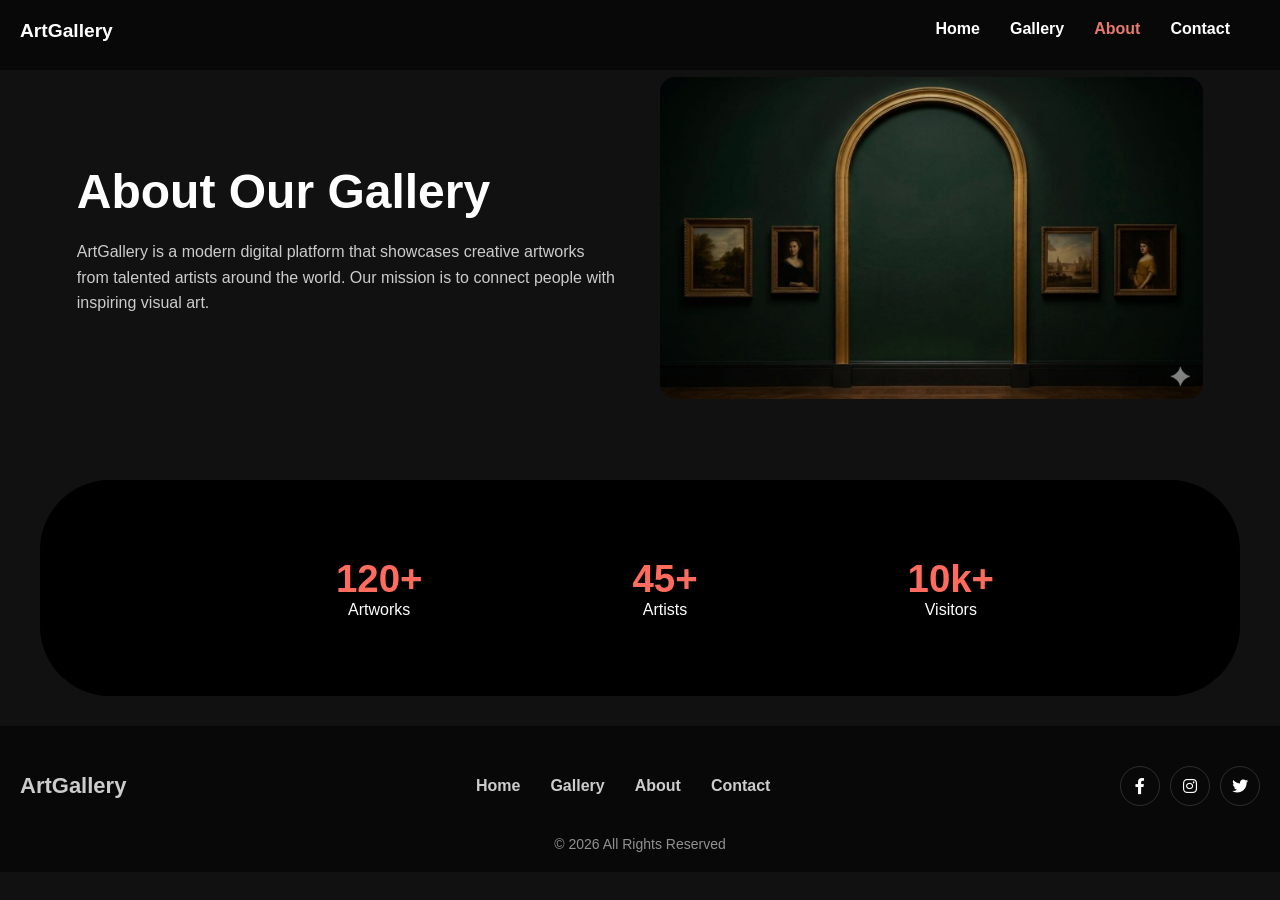
<file: about.html>
<!DOCTYPE html>
<html>
<head>
    <title>ArtGallery</title>
    <meta name="viewport" content="width=device-width, initial-scale=1.0">

    <link rel="stylesheet" href="https://cdnjs.cloudflare.com/ajax/libs/font-awesome/6.0.0/css/all.min.css">
    <link rel="stylesheet" href="about.css">
</head>
<body>
  
<div class="parent-header">
            <div class="header">
            <!-- Enter Path of Your Page In href -->
            <h3>ArtGallery</h3>
            <a href="index.html">Home</a>
            <a href="gallery.html">Gallery</a>
            <a href="#">About</a>
            <a href="contect us.html">Contact</a>
        </div>
    </div>


<section id="about-section">
    <div id="about-container">

        <div id="about-text">
            <h2>About Our Gallery</h2>
            <p>
                ArtGallery is a modern digital platform that showcases
                creative artworks from talented artists around the world.
                Our mission is to connect people with inspiring visual art.
            </p>
        </div>

        <div id="about-image">
            <img src="images/about.jpg" alt="Gallery Image">
        </div>

    </div>
</section>

<section id="stats">
    <div id="stat-box">
        <h3>120+</h3>
        <p>Artworks</p>
    </div>

    <div id="stat-box">
        <h3>45+</h3>
        <p>Artists</p>
    </div>

    <div id="stat-box">
        <h3>10k+</h3>
        <p>Visitors</p>
    </div>
</section>

<footer class="footer">

  <div class="footer-container">

      <div class="footer-title">ArtGallery</div>

      <div class="footer-links">
          <a href="index.html">Home</a>
          <a href="gallery.html">Gallery</a>
          <a href="#">About</a>
          <a href="contect us.html">Contact</a>
      </div>

      <div class="social-icons">
            <a href="#" class="icon-link"><i class="fa-brands fa-facebook-f"></i></a>
            <a href="#" class="icon-link"><i class="fa-brands fa-instagram"></i></a>
            <a href="#" class="icon-link"><i class="fa-brands fa-twitter"></i></a>
        </div>

  </div>

  <div class="copyright">
      <p>© 2026 All Rights Reserved</p>
  </div>

</footer>

</body>
</html>
</file>
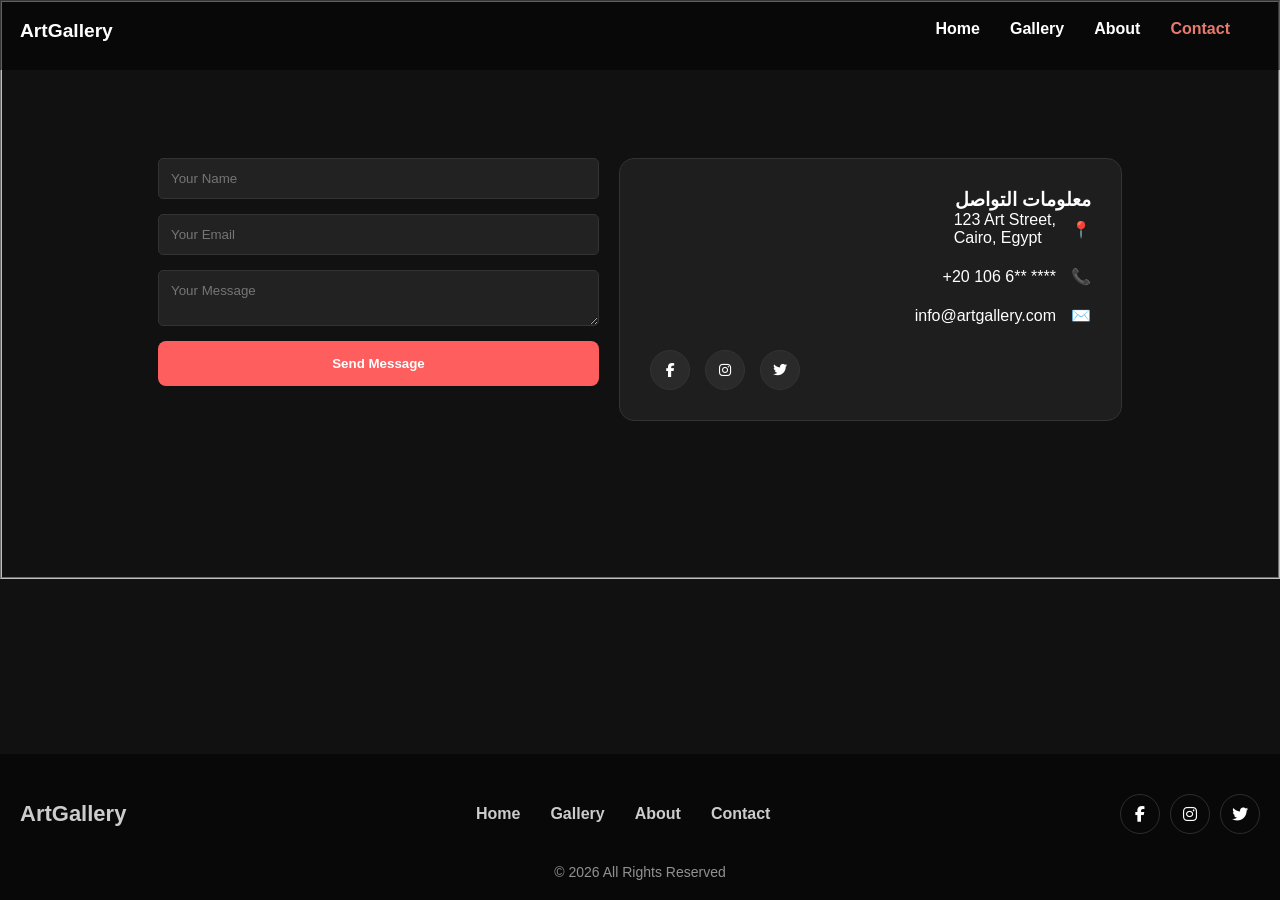
<file: contect us.html>
<html>
    <head>
        <meta name="viewport" content="width=device-width, initial-scale=1.0">

        <link rel="stylesheet" href="contect us.css">
        <link rel="stylesheet" href="https://cdnjs.cloudflare.com/ajax/libs/font-awesome/6.5.1/css/all.min.css">
        <title>ArtGallery</title>
    </head>
    <body>
       <div class="parent-header">
            <div class="header">
            <!-- Enter Path of Your Page In href -->
            <h3>ArtGallery</h3>
            <a href="index.html">Home</a>
            <a href="gallery.html">Gallery</a>
            <a href="about.html">About</a>
            <a href="#">Contact</a>
        </div>
    </div>


        <fieldset>
        <form>  
    <div class="main-wrapper">
    <div class="form-section">
        <input type="text" placeholder="Your Name">
        <input type="email" placeholder="Your Email">
        <textarea placeholder="Your Message"></textarea>
        <button class="submit-button">Send Message</button>
    </div>

    <div class="info-card">
        <h3>معلومات التواصل</h3>
        
        <div class="detail-row">
            <span class="icon">📍</span>
            <p>123 Art Street, <br> Cairo, Egypt</p>
        </div>

        <div class="detail-row">
            <span class="icon">📞</span>
            <p>+20 106 6** ****</p>
        </div>

        <div class="detail-row">
            <span class="icon">✉️</span>
            <p>info@artgallery.com</p>
        </div>

         <div class="social-links">
        <div class="circle">
            <i class="fa-brands fa-facebook-f"></i>
        </div>

        <div class="circle">
            <i class="fa-brands fa-instagram"></i>
        </div>

        <div class="circle">
            <i class="fa-brands fa-twitter"></i>
        </div>
         </div>
    </div>
</div>
        </form>
        </fieldset>
        <footer class="footer">

  <div class="footer-container">

      <div class="footer-title">ArtGallery</div>

      <div class="footer-links">
          <a href="index.html">Home</a>
          <a href="gallery.html">Gallery</a>
          <a href="about.html">About</a>
          <a href="#">Contact</a>
      </div>

      <div class="social-icons">
            <a href="#" class="icon-link"><i class="fa-brands fa-facebook-f"></i></a>
            <a href="#" class="icon-link"><i class="fa-brands fa-instagram"></i></a>
            <a href="#" class="icon-link"><i class="fa-brands fa-twitter"></i></a>
        </div>

  </div>

  <div class="copyright">
      <p>© 2026 All Rights Reserved</p>
  </div>

</footer>
    </body>
</html>
</file>
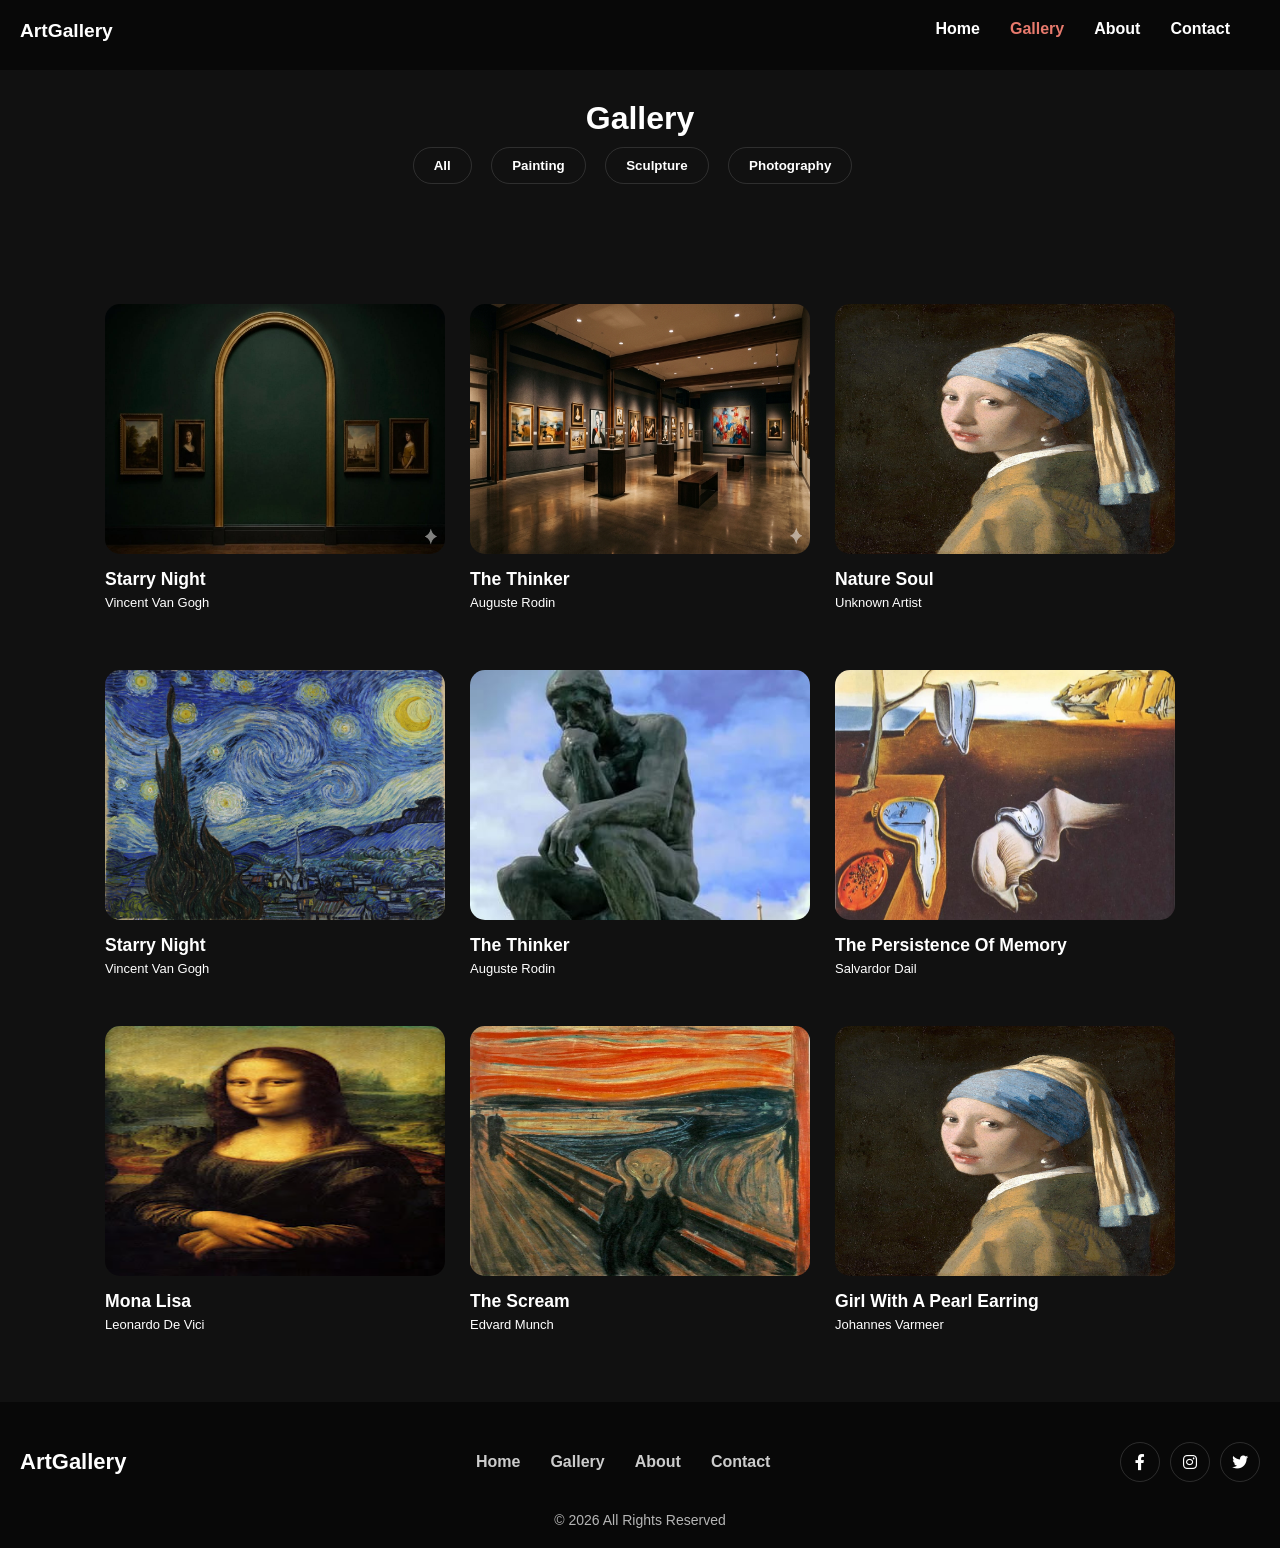
<file: gallery.html>
<!DOCTYPE html>
<html lang="en">
<head>
    <meta charset="UTF-8">
    <meta name="viewport" content="width=device-width, initial-scale=1.0">
    <title>ArtGallery</title>
    <link rel="stylesheet" href="gallery.css">
    <link rel="stylesheet" href="https://cdnjs.cloudflare.com/ajax/libs/font-awesome/6.0.0/css/all.min.css">

</head>
<body>
                        <!-- header -->
                         
    <div class="parent-header">
            <div class="header">
            <!-- Enter Path of Your Page In href -->
            <h3>ArtGallery</h3>
            <a href="index.html">Home</a>
            <a href="#">Gallery</a>
            <a href="about.html">About</a>
            <a href="contect us.html">Contact</a>
        </div>
    </div>
                       <!-- catagpry par -->

   <div class="selection">
    <h1>Gallery</h1>
    <button class="filter-btn" data-category="all">All</button>
    <button class="filter-btn" data-category="painting">Painting</button>
    <button class="filter-btn" data-category="sculpture">Sculpture</button>
    <button class="filter-btn" data-category="photography">Photography</button>
</div>

<div class="parent">
    <div class="item painting">
        <img src="images/about.jpg" alt="" class="gallery-img">
        <h4>Starry Night</h4>
        <span class="artist">Vincent Van Gogh</span>
    </div>

    <div class="item sculpture">
        <img src="images/Home_Image.png" alt="" class="gallery-img">
        <h4>The Thinker</h4>
        <span class="artist">Auguste Rodin</span>
    </div>
    <div class="item photography">
        <img src="images/fb6630ae-f7a3-434e-b583-ddb28defa805.jpg" alt="New Art" class="gallery-img">
        <h4>Nature Soul</h4>
        <span class="artist">Unknown Artist</span>
    </div>

    </div>

                       <!-- photo section -->
    <div class="parent">
        <div class="child-one">
            <img src="images/24484c55-1a29-4582-bab2-a7012076b95d.jpg" alt="" class="gallery-img">
            <h4>Starry Night</h4>
            <span class="artist">Vincent Van Gogh</span>
        </div>
    
        <div class="child-two">
            <img src="images/c0df92f3-8492-4a34-a3f5-ec96adc7b2e0.jpg" alt="" class="gallery-img">
            <h4>The Thinker</h4>
            <span class="artist">Auguste Rodin</span>
        </div>
    
        <div class="child-three">
            <img src="images/33594aff-b28b-488f-b584-7030d7c7cd04.jpg" alt="" class="gallery-img">
            <h4>The Persistence Of Memory</h4>
            <span class="artist">Salvardor Dail</span>
        </div>
    
        <div class="child-four">
            <img src="images/948e6e2e-4aca-407e-85cd-2f320fc71a6d.jpg" alt="" class="gallery-img">
            <h4>Mona Lisa</h4>
            <span class="artist">Leonardo De Vici</span>
        </div>
    
        <div class="child-five">
            <img src="images/4f3d8421-062a-45f6-ae53-33efc64da6b2.jpg" alt="" class="gallery-img">
            <h4>The Scream</h4>
            <span class="artist">Edvard Munch</span>
        </div>
    
        <div class="child-six">
            <img src="images/fb6630ae-f7a3-434e-b583-ddb28defa805.jpg" alt="" class="gallery-img">
            <h4>Girl With A Pearl Earring</h4>
            <span class="artist">Johannes Varmeer</span>
        </div>
    </div>
                   <!-- footer -->
    <footer class="footer">

    <div class="footer-container">

        <div class="footer-title">ArtGallery</div>

        <div class="footer-links">
            <a href="index.html">Home</a>
            <a href="#">Gallery</a>
            <a href="about.html">About</a>
            <a href="contect us.html">Contact</a>
        </div>

        <div class="social-icons">
                <a href="#" class="icon-link"><i class="fa-brands fa-facebook-f"></i></a>
                <a href="#" class="icon-link"><i class="fa-brands fa-instagram"></i></a>
                <a href="#" class="icon-link"><i class="fa-brands fa-twitter"></i></a>
        </div>

    </div>

        <div class="copyright">
            <p>© 2026 All Rights Reserved</p>
        </div>

    </footer>
    <script>
        const filterButtons = document.querySelectorAll('.filter-btn');
        const galleryItems = document.querySelectorAll('.item');

        filterButtons.forEach(button => {
            button.addEventListener('click', () => {
                const category = button.getAttribute('data-category');

                galleryItems.forEach(item => {
                    if (category === 'all' || item.classList.contains(category)) {
                        item.style.display = 'flex';  
                    } else {
                        item.style.display = 'none'; 
                    }
                });
            });
        });
    </script>
</body>
</html>
</file>
<file: about.css>
*{
    margin:0;
    padding:0;
    box-sizing:border-box;
    font-family: Arial, sans-serif;
}

body{
    background:#111;
    color:white;
}
.parent-header{
    display:flex ;
    justify-content: space-between;
    align-items: center;
    color: white;
}
.header{
    background-color: rgba(0, 0, 0, 0.5);
    padding: 20px;
    height: 70px;
    width: 100%;
    font-weight: bold;
    display: flex;
    position: fixed;
    top: 0;
    left: 0;
    z-index: 1000;
    color: white;
    
}
.header h3{
    margin-right: auto;
    font-size: larger;   
}
.header a{
    margin-right: 30px;
    font-size: medium;
    text-decoration: none;
    transition: all 0.3s ease;
    
}
.header a:nth-child(4){
    color: #e87a6d;
}
.header a:nth-child(2),a:nth-child(3),a:nth-child(5){
    color: white;
}
.header a:hover{
  color: #e87a6d;
  transform: translateY(-5px);
}
#about-section{
    padding: clamp(30px, 6vw, 80px);
}

#about-container{
    display:flex;
    align-items:center;
    gap:40px;
    max-width: 1200px;
    margin: auto;
}

#about-text{
    flex:1;
}

#about-text h2{
    font-size:40px;
    margin-bottom:20px;
    font-size: clamp(28px, 4vw, 48px);
}


#about-text p{
    line-height:1.6;
    color:#ccc;
}

#about-image{
    flex:1;
}

#about-image img{
    width:100%;
    border-radius:15px;
}

#stats{
    display:flex;
    justify-content:center;
    gap:60px;
    padding: clamp(30px, 6vw, 80px);
    background:#000;
    max-width: 1200px;
    margin: auto ;
    border-radius:70px;
    
}

#stat-box{
    padding-left: 100px;
    padding-right: 50px;
    text-align:center;
}

#stat-box h3{
    font-size:40px;
    
    color:#ff6b5c;
    font-size: clamp(28px, 3vw, 40px);
}


.footer{
    background: rgba(0,0,0,0.5);
    color:#ccc;
    padding:40px 20px 20px;
    margin-top: 30px;
}


.footer-container{
    display:flex;
    justify-content:space-between;
    align-items:center;
    flex-wrap:wrap;
    gap:20px;
}


.footer-title{
    font-size:22px;
    font-weight:bold;
}


.footer-links{
    display:flex;
    gap:30px;
    flex-wrap:wrap;
}

.footer-links a{
    text-decoration:none;
    color:#ccc;
    font-weight:bold;
    transition:.3s;
}

.footer-links a:hover{
    color:white;
}


.social-icons{
    display:flex;
    gap:10px;
    
}

.social-icons a{
    width:40px;
    height:40px;
    border-radius:50%;
    border:1px solid rgba(128,128,128,.3);
    display:flex;
    justify-content:center;
    align-items:center;
    text-decoration:none;
    transition:.3s;
    color: white;
}

.social-icons a:hover{
    transform:translateY(-8px);
}


.copyright{
    text-align:center;
    margin-top:30px;
    font-size:14px;
    opacity:.7;
}


@media (max-width: 768px) {
    
    html, body {
        max-width: 100%;
        overflow-x: hidden;
    }

    .header {
        height: auto; 
        padding: 15px 5%;
        flex-direction: column; 
        gap: 10px;
        text-align: center;
        display: block;           
    }

   
    .header h3 {
        margin-right: 0; 
        font-size: 24px;
        margin-bottom: 12px;      
        text-align: center;
    }

    
    .header a {
        display: inline-block;    
        margin: 0 8px;            
        font-size: 16px;
        text-decoration: none;
    }
    #about-section {
        margin-top: 150px; 
    }

    #stats {
        flex-direction: column;
        gap: 35px;
        border-radius: 30px; 
        width: 90%;
        margin: 40px auto;
        padding: 40px 20px;
    }

    #stat-box {
        padding-left: 0px;  
        padding-right: 0px; 
        text-align: center;
        width: 100%;
    }

    .footer-container {
        flex-direction: column;
        text-align: center;
        gap: 20px;
    }

    .footer-links {
        justify-content: center;
        gap: 20px;
    }
}
</file>
<file: contect us.css>
*{
    margin:0;
    padding:0;
    box-sizing:border-box;
    font-family: Arial, sans-serif;

}

body{
    background:#111;
    color:white;
    height: 100vh;
}
.parent-header{
    display:flex ;
    justify-content: space-between;
    align-items: center;
    color: white;
}
.header{
    background-color: rgba(0, 0, 0, 0.5);
    padding: 20px;
    height: 70px;
    width: 100%;
    font-weight: bold;
    display: flex;
    position: fixed;
    top: 0;
    left: 0;
    z-index: 1000;
    color: white;
    
}
.header h3{
    margin-right: auto;
    font-size: larger;   
}
.header a{
    margin-right: 30px;
    font-size: medium;
    text-decoration: none;
    transition: all 0.3s ease;
    
}
.header a:nth-child(5){
    color: #e87a6d;
}
.header a:nth-child(2),a:nth-child(3),a:nth-child(4){
    color: white;
}
.header a:hover{
  color: #e87a6d;
  transform: translateY(-5px);
}

.main-wrapper {
    display: flex; 
    background-color: #111; 
    padding: 156px;
    gap: 20px; 
    justify-content: center;
    align-items: flex-start;
}

.form-section {
    flex: 1; 
    display: flex;
    flex-direction: column;
    gap: 15px;
}

.form-section input, .form-section textarea {
    background-color: #222;
    border: 1px solid #333;
    color: white;
    padding: 12px;
    border-radius: 5px;
}

.submit-button {
    background-color: #ff5e5e; 
    color: white;
    border: none;
    padding: 15px;
    border-radius: 8px;
    cursor: pointer;
    font-weight: bold;
}

.info-card {
    flex: 1;
    background-color: #1e1e1e;
    border: 1px solid #333;
    padding: 30px;
    border-radius: 15px;
    color: white;
    text-align: right; 
}


.detail-row {
    display: flex;
    flex-direction: row-reverse; 
    align-items: center;
    gap: 15px;
    margin-bottom: 20px;
    text-align: left; 
}

.icon {
    color: #ff5e5e; 
}

.social-links {
    display: flex;
    gap: 15px; 
    margin-top: 25px;
    justify-content: flex-start; 
}


.circle {
    width: 40px; 
    height: 40px; 
    background-color: #2a2a2a; 
    border-radius: 50%; 
    display: flex;
    align-items: center; 
    justify-content: center;
    color: white;
    border: 1px solid #333; 
    font-size: 14px;
    cursor: pointer;
    transition: 0.3s; 
}


.circle:hover {
    background-color: #ff5e5e; 
}

.footer{
    background: rgba(0,0,0,0.5);
    color:#ccc;
    padding:40px 20px 20px;
    margin-top: 30px;
    position: fixed;
    width: 100%;
    bottom: 0;
    left: 0;

}


.footer-container{
    display:flex;
    justify-content:space-between;
    align-items:center;
    flex-wrap:wrap;
    gap:20px;
    
}


.footer-title{
    font-size:22px;
    font-weight:bold;
}


.footer-links{
    display:flex;
    gap:30px;
    flex-wrap:wrap;
}

.footer-links a{
    text-decoration:none;
    color:#ccc;
    font-weight:bold;
    transition:.3s;
}

.footer-links a:hover{
    color:white;
}


.social-icons{
    display:flex;
    gap:10px;
    
}

.social-icons a{
    width:40px;
    height:40px;
    border-radius:50%;
    border:1px solid rgba(128,128,128,.3);
    display:flex;
    justify-content:center;
    align-items:center;
    text-decoration:none;
    transition:.3s;
    color: white;
}

.social-icons a:hover{
    transform:translateY(-8px);
}


.copyright{
    text-align:center;
    margin-top:30px;
    font-size:14px;
    opacity:.7;
}


   
@media (max-width: 768px) {
    
    html, body {
        max-width: 100%;
        overflow-x: hidden;
        height: auto;       
    }

    .header {
        height: auto; 
        padding: 15px 5%;
        flex-direction: column; 
        gap: 10px;
        text-align: center;
        display: block;          
    }

    
    .header h3 {
        margin-right: 0; 
        font-size: 24px;
        margin-bottom: 12px;      
        text-align: center;
    }

   
    .header a {
        display: inline-block;   
        margin: 0 8px;            
        font-size: 16px;
        text-decoration: none;
    }
    .main-wrapper {
        flex-direction: column; 
        padding: 180px 20px 40px; 
        gap: 30px;
    }

    .form-section, .info-card {
        width: 100%;
        flex: none;
    }

    .info-card {
        text-align: center;   
    }

    .detail-row {
        flex-direction: row;   
        justify-content: center;
        text-align: center;
    }

    .social-links {
        justify-content: center; 
    }

    .footer {
        position: static; 
        margin-top: 40px;
        padding: 30px 20px 20px;
    }

    .footer-container {
        flex-direction: column;
        text-align: center;
        gap: 20px;
    }

    .footer-links {
        justify-content: center;
        gap: 20px;
    }
}
</file>
<file: gallery.css>
*{
    margin: 0px;
    box-sizing: border-box;
    font-family: Arial, Helvetica, sans-serif;
    color: white;
}
body{
    background-color: #111;
    height: 100vh;
    
}
                  /*start of header*/
.parent-header{
    display:flex ;
    justify-content: space-between;
    align-items: center;
}
.header{
    background-color: rgba(0, 0, 0, 0.5);
    padding: 20px;
    height: 70px;
    width: 100%;
    font-weight: bold;
    display: flex;
    position: fixed;
    top: 0;
    left: 0;
    z-index: 1000;
    
}
.header h3{
    margin-right: auto;
    font-size: larger;   
}
.header a{
    margin-right: 30px;
    font-size: medium;
    text-decoration: none;
    transition: all 0.3s ease;
    
}
.header a:nth-child(3){
    color: #e87a6d;
}
.header a:hover{
  color: #e87a6d;
  transform: translateY(-5px);
}

                  /*end of header*/

                  /*start of catagpry par*/
.selection button {
    cursor: pointer;
    color: white; 
    outline: none;
}

.selection button:active {
    transform: scale(0.95); 
}
.selection{
    margin:  100px auto;
    text-align: center; 
}                  
.selection h1{
   text-align: center;
   margin-bottom: 10px;

}     
.selection button{
    background-color: transparent;
    border: 1px solid rgba(128, 128, 128, 0.275);
    padding: 10px 20px;
    border-radius: 20px;
    text-align: center;
    margin-right: 15px;
    font-weight:bold;
    transition: 0.5s ease;
} 
.selection button a{
    text-decoration: none;
}
.selection button:hover{
    background-color: #e87a6d;
}
                  /*end of catagpry par*/

                  /*start of photo section*/
.parent{
    display: flex;
    flex-wrap: wrap;
    justify-content: center;
    gap: 30px 25px;
    padding: 20px 5%;


}
.parent div{
    
    width: 340px;
    display: flex;
    flex-direction: column;
    align-items: flex-start;
    margin-bottom: 20px;
}
h4{
    margin-bottom: 5px;
    font-size: 1.1rem;
}
.artist{

    font-size: small;
}
img{
    width: 100% ;
    height: 250px;
    border-radius: 15px;
    margin-bottom: 15px;
}            
                  /*end of photo section*/
                  
                  /*start of footer */
.footer{
    background: rgba(0,0,0,0.5);
    color:#ccc;
    padding:40px 20px 20px;
    margin-top: 30px;
}


.footer-container{
    display:flex;
    justify-content:space-between;
    align-items:center;
    flex-wrap:wrap;
    gap:20px;
}


.footer-title{
    font-size:22px;
    font-weight:bold;
}


.footer-links{
    display:flex;
    gap:30px;
    flex-wrap:wrap;
}

.footer-links a{
    text-decoration:none;
    color:#ccc;
    font-weight:bold;
    transition:.3s;
}

.footer-links a:hover{
    color:white;
}


.social-icons{
    display:flex;
    gap:10px;
    
}

.social-icons a{
    width:40px;
    height:40px;
    border-radius:50%;
    border:1px solid rgba(128,128,128,.3);
    display:flex;
    justify-content:center;
    align-items:center;
    text-decoration:none;
    transition:.3s;
    color: white;
}

.social-icons a:hover{
    transform:translateY(-8px);
}


.copyright{
    text-align:center;
    margin-top:30px;
    font-size:14px;
    opacity:.7;
}

@media (max-width: 768px) {
    

    html, body {
        max-width: 100%;
        overflow-x: hidden;
    }

   
    
   
    .header {
        height: auto; 
        padding: 15px 5%;
        flex-direction: column;  
        gap: 10px;
        text-align: center;
        display: block;           
    }

    
    .header h3 {
        margin-right: 0; 
        font-size: 24px;
        margin-bottom: 12px;      
        
        text-align: center;
    }

    .header a {
        display: inline-block;    
        margin: 0 8px;            
        font-size: 16px;
        text-decoration: none;
    }

    .selection {
        margin: 160px auto 40px; 
        
        padding: 0 15px;
    }

    .selection h1 {
        font-size: 28px;
    }

    .selection button {
        margin-right: 5px;
        margin-bottom: 10px; 
        padding: 8px 15px;
        font-size: 14px;
    }

    /* 4. جعل شبكة الصور مرنة ومناسبة للموبايل */
    .parent {
        gap: 20px;
        padding: 10px 20px;
    }

    .parent div, 
    .parent .item, 
    .parent [class^="child-"] {
        width: 100% !important;
        max-width: 100%;
        margin-bottom: 15px;
    }

    img {
        height: 220px;
    }

    /* 5. تنسيق الفوتر */
    .footer-container {
        flex-direction: column;
        text-align: center;
        gap: 15px;
    }

    .footer-links {
        justify-content: center;
        gap: 15px;
    }
}
</file>
